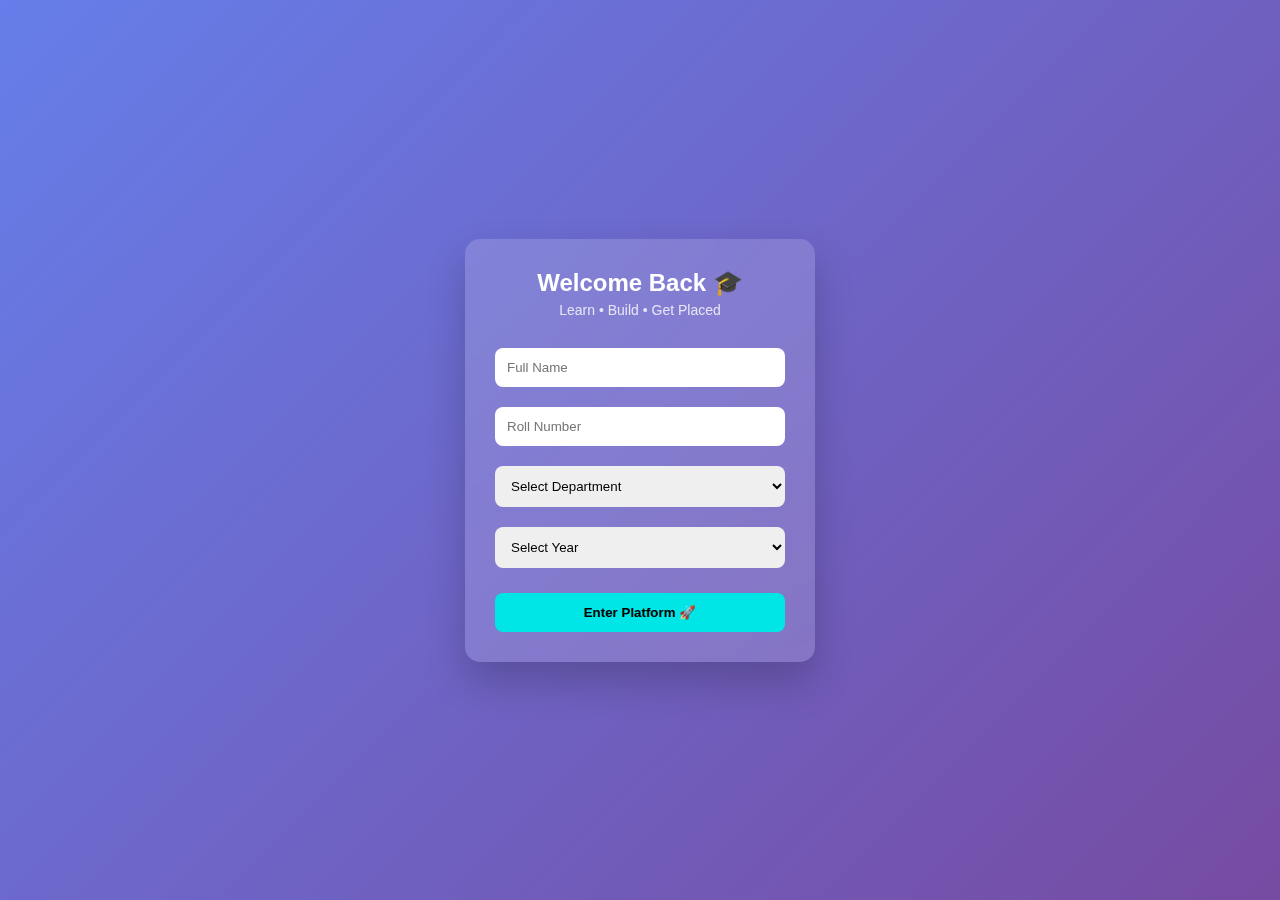
<file: index.html>
<!DOCTYPE html>
<html lang="en">

<head>
    <title>College Learning Portal</title>
    <link rel="stylesheet" href="login.css">
</head>

<body>

    <div class="container">
        <div class="login-card">
            <h2>Welcome Back 🎓</h2>
            <p>Learn • Build • Get Placed</p>

            <input type="text" id="name" placeholder="Full Name">

            <input type="text" id="roll" placeholder="Roll Number">

            <select id="dept">
                <option>Select Department</option>
                <option>CSE</option>
                <option>IT</option>
                <option>AIDS</option>
                <option>AIML</option>
                <option>Cyber Security</option>
                <option>ECE</option>
                <option>EEE</option>
            </select>

            <select id="year">
                <option>Select Year</option>
                <option value="1">1st Year</option>
                <option value="2">2nd Year</option>
                <option value="3">3rd Year</option>
                <option value="4">4th Year</option>
            </select>

            <button onclick="login()">Enter Platform 🚀</button>
        </div>
    </div>

    <script src="login.js"></script>
</body>

</html>
</file>
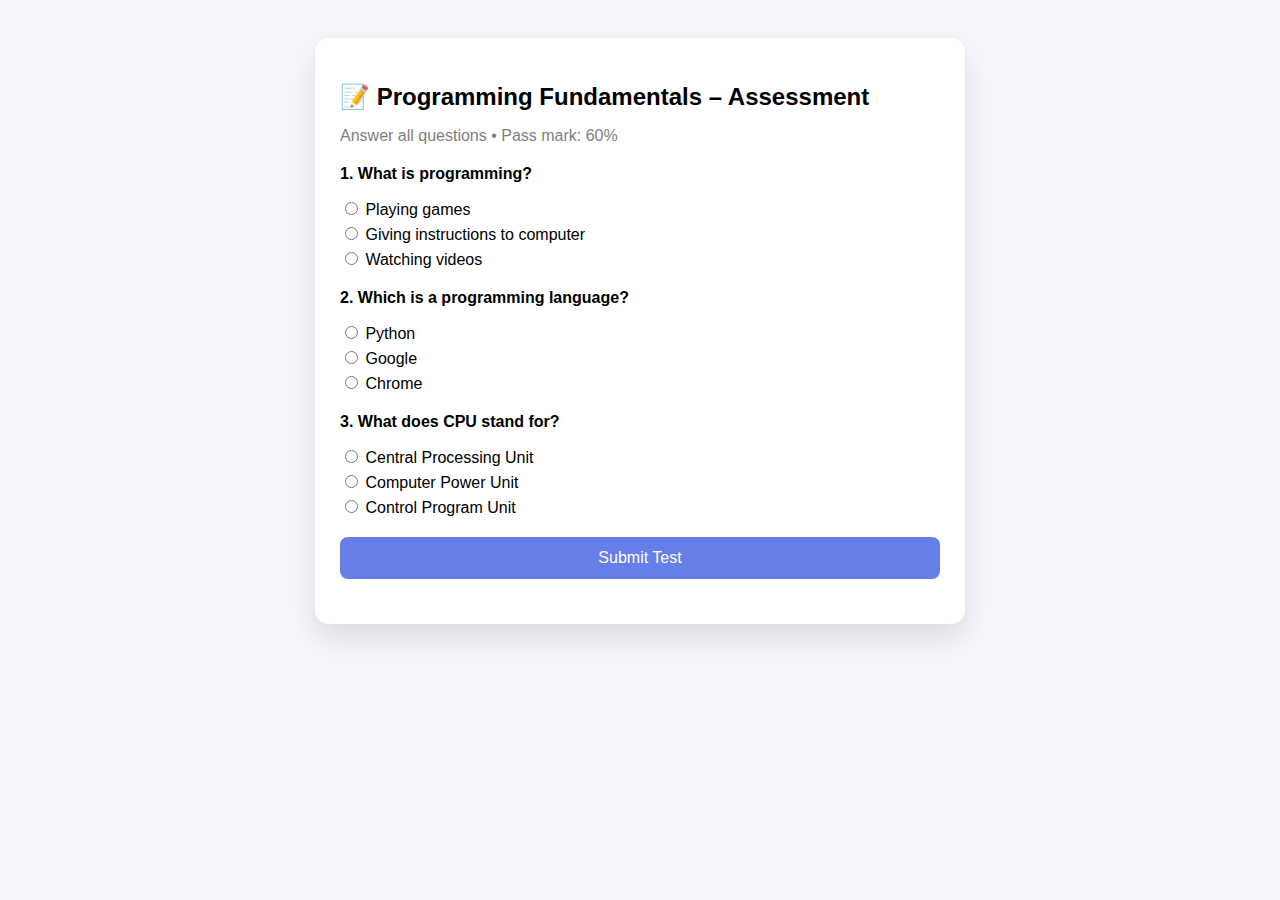
<file: assessment.html>
<!DOCTYPE html>
<html lang="en">

<head>
    <title>Assessment</title>
    <link rel="stylesheet" href="assessment.css">
</head>

<body>

    <div class="exam-box">
        <h2>📝 Programming Fundamentals – Assessment</h2>
        <p class="info">Answer all questions • Pass mark: 60%</p>

        <!-- QUESTION 1 -->
        <div class="question">
            <p>1. What is programming?</p>
            <label><input type="radio" name="q1" value="0"> Playing games</label>
            <label><input type="radio" name="q1" value="1"> Giving instructions to computer</label>
            <label><input type="radio" name="q1" value="0"> Watching videos</label>
        </div>

        <!-- QUESTION 2 -->
        <div class="question">
            <p>2. Which is a programming language?</p>
            <label><input type="radio" name="q2" value="1"> Python</label>
            <label><input type="radio" name="q2" value="0"> Google</label>
            <label><input type="radio" name="q2" value="0"> Chrome</label>
        </div>

        <!-- QUESTION 3 -->
        <div class="question">
            <p>3. What does CPU stand for?</p>
            <label><input type="radio" name="q3" value="1"> Central Processing Unit</label>
            <label><input type="radio" name="q3" value="0"> Computer Power Unit</label>
            <label><input type="radio" name="q3" value="0"> Control Program Unit</label>
        </div>

        <button onclick="submitTest()">Submit Test</button>

        <div id="result"></div>
    </div>

    <script src="assessment.js"></script>
</body>

</html>
</file>
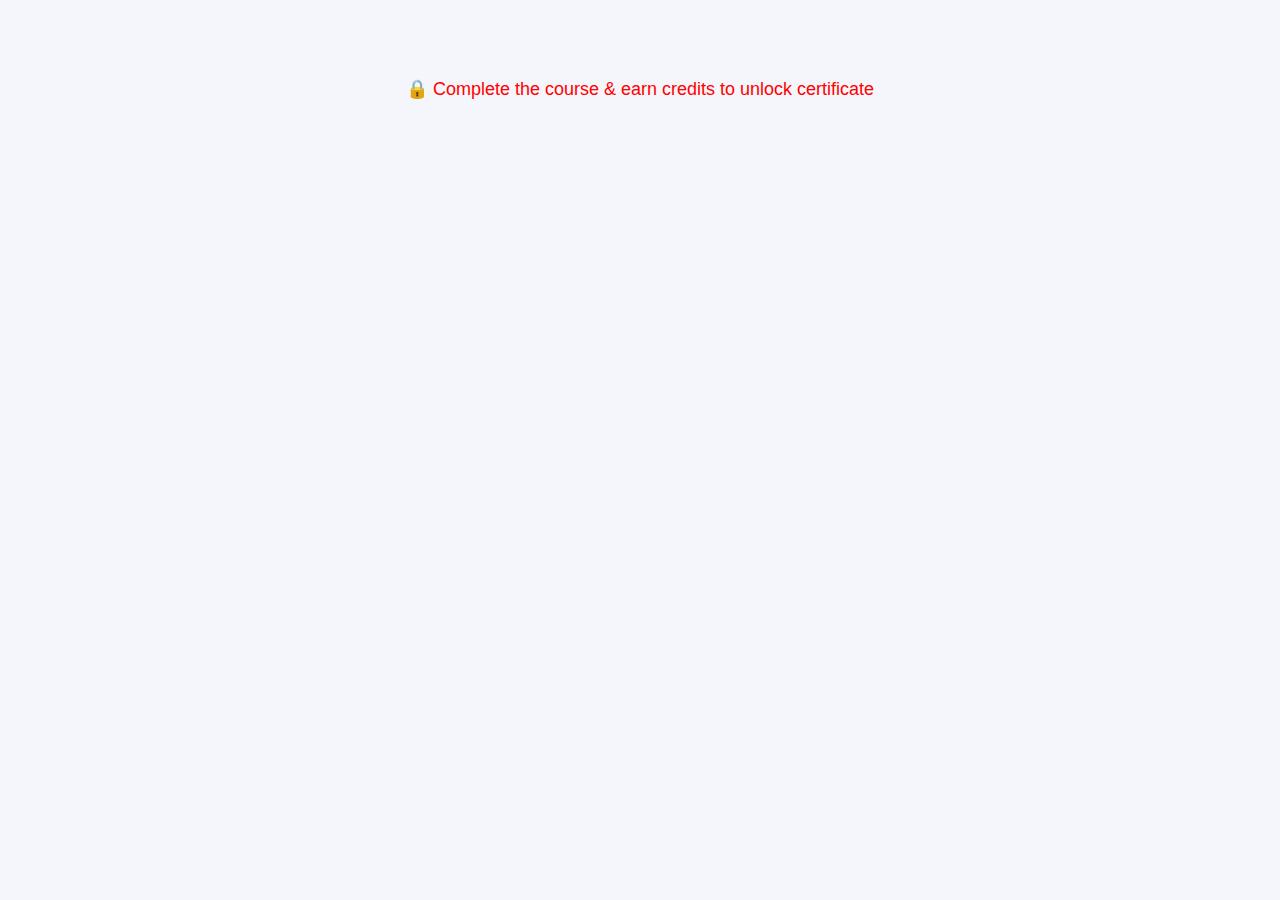
<file: certificates.html>
<!DOCTYPE html>
<html lang="en">

<head>
    <title>Course Certificate</title>
    <link rel="stylesheet" href="certficates.css">
</head>

<body>

    <div class="cert-wrapper" id="certBox">

        <h1>Certificate of Completion</h1>
        <p class="sub">This is proudly presented to</p>

        <h2 id="studentName">Student Name</h2>

        <p class="text">
            for successfully completing the course
        </p>

        <h3>Programming Fundamentals</h3>

        <p class="text">
            as part of the structured academic learning program
        </p>

        <div class="details">
            <p><b>Department:</b> <span id="dept"></span></p>
            <p><b>Credits Earned:</b> <span id="credits"></span></p>
        </div>

        <div class="footer">
            <p>Authorized by</p>
            <p class="sign">Coimbatore Institute of Engineering and Technology</p>
        </div>

    </div>

    <div class="lock" id="lockMsg"></div>

    <script src="certficates.js"></script>
</body>

</html>
</file>
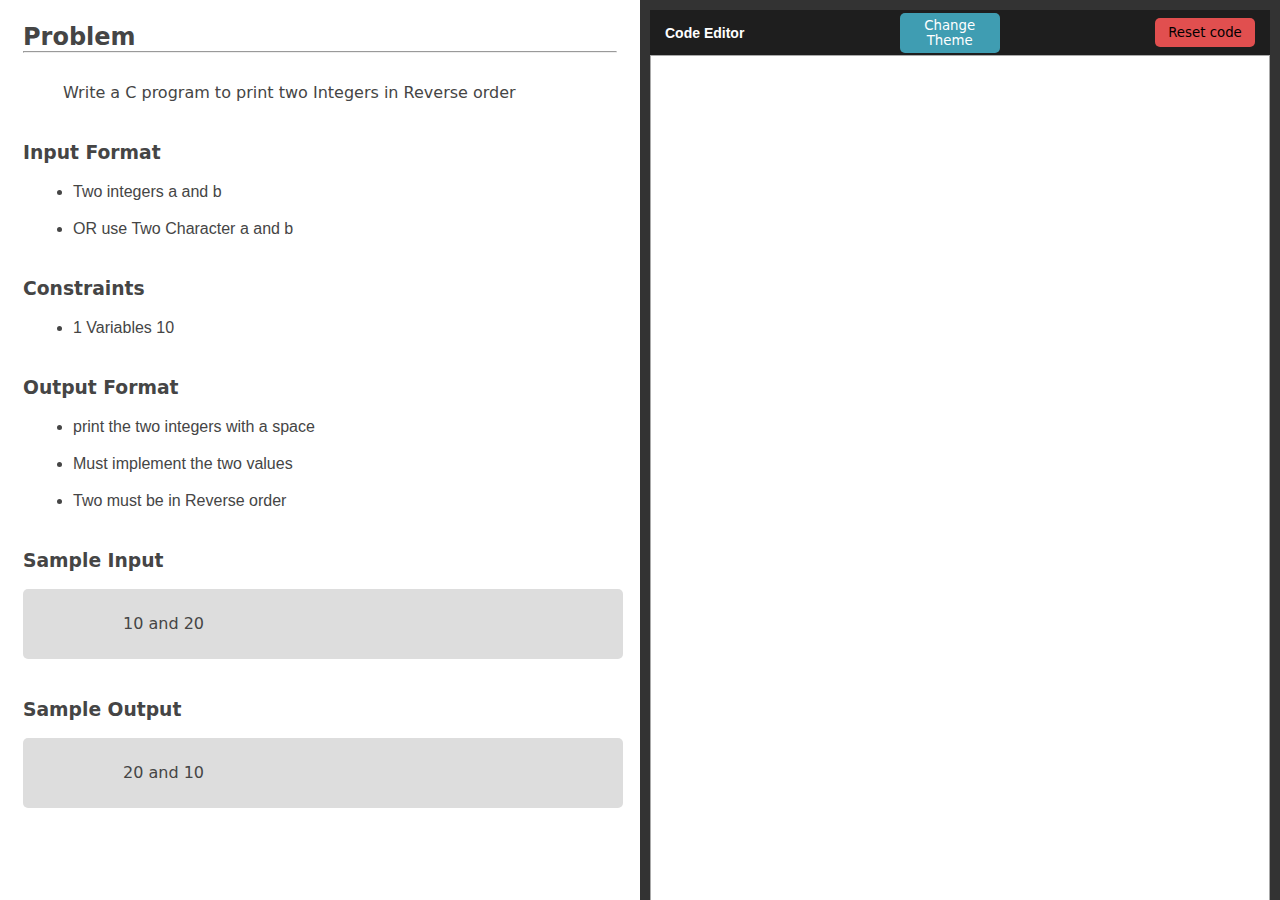
<file: codeC1.html>
<!DOCTYPE html>
<!DOCTYPE html>
<html lang="en">

<head>
    <meta charset="UTF-8">
    <meta name="viewport" content="width=device-width, initial-scale=1.0">
    <link href="codeeditor.css" rel="stylesheet">
    <title>Document</title>
</head>

<body>
    <div class="container">
        <div class="codequestion">

            <h2 class="problem">
                Problem</h2>
            <hr>
            <p class="PS">
                Write a C program to print two Integers in Reverse order
            </p>
            <h3>Input Format</h3>
            <ul class="I">
                <li>Two integers a and b</li><br>
                <li>OR use Two Character a and b</li>
            </ul>
            <h3>Constraints</h3>
            <ul class="K">
                <li>1 <i class="fa-solid fa-less-than"></i> Variables <i class="fa-solid fa-greater-than"></i> 10 </li>

            </ul>

            <h3>Output Format</h3>
            <ul class="J">
                <li> print the two integers with a space</li><br>
                <li>Must implement the two values</li><br>
                <li>Two must be in Reverse order</li>
            </ul>
            <h3>Sample Input</h3><br>
            <p class="O">10 and 20 </p>
            <h3>Sample Output</h3><br>

            <p class="M">20 and 10</p>

        </div>

        <div class="codearea">
            <div class="right">
                <h4 class="title">Code Editor</h4>
                <button id="ThemeBtn" onclick="toggletheme()">Change Theme</button>
                <button id="Reset" onclick="resercode()">Reset code</button>

            </div>
            <textarea id="coding" onkeyup="run()"></textarea>
            <div class="bottom">
                <button id="runcode" onclick="runcode()">Run Code</button>
                <button id="submit" onclick="submitcode()">Submit Code</button>
            </div>
            <iframe id="Output"></iframe>
        </div>
    </div>
    <script>
        function run() {
            let Cprogram = document.getElementById("coding").value;
            let output = document.getElementById("Output");

            output.contentDocument.body.innerC = Cprogram;
        }
    </script>

</body>

</html>
</file>
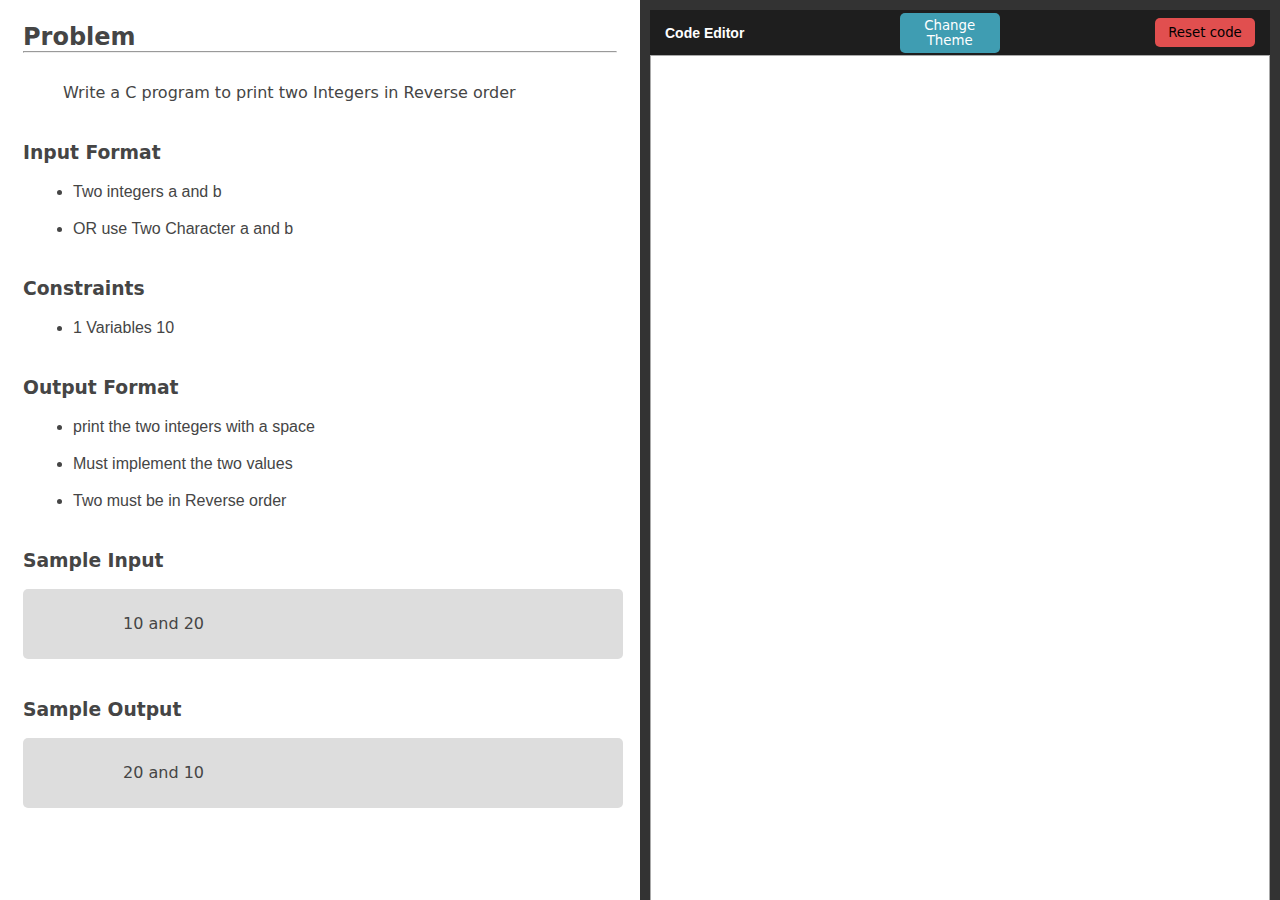
<file: codeC2.html>
<!DOCTYPE html>
<!DOCTYPE html>
<html lang="en">

<head>
    <meta charset="UTF-8">
    <meta name="viewport" content="width=device-width, initial-scale=1.0">
    <link href="codeeditor.css" rel="stylesheet">
    <title>Document</title>
</head>

<body>

    <body>
        <div class="container">
            <div class="codequestion">

                <h2 class="problem">
                    Problem</h2>
                <hr>
                <p class="PS">
                    Write a C program to print two Integers in Reverse order
                </p>
                <h3>Input Format</h3>
                <ul class="I">
                    <li>Two integers a and b</li><br>
                    <li>OR use Two Character a and b</li>
                </ul>
                <h3>Constraints</h3>
                <ul class="K">
                    <li>1 <i class="fa-solid fa-less-than"></i> Variables <i class="fa-solid fa-greater-than"></i> 10 </li>

                </ul>

                <h3>Output Format</h3>
                <ul class="J">
                    <li> print the two integers with a space</li><br>
                    <li>Must implement the two values</li><br>
                    <li>Two must be in Reverse order</li>
                </ul>
                <h3>Sample Input</h3><br>
                <p class="O">10 and 20 </p>
                <h3>Sample Output</h3><br>

                <p class="M">20 and 10</p>

            </div>

            <div class="codearea">
                <div class="right">
                    <h4 class="title">Code Editor</h4>
                    <button id="ThemeBtn" onclick="toggletheme()">Change Theme</button>
                    <button id="Reset" onclick="resercode()">Reset code</button>

                </div>
                <textarea id="coding" onkeyup="run()"></textarea>
                <div class="bottom">
                    <button id="runcode" onclick="runcode()">Run Code</button>
                    <button id="submit" onclick="submitcode()">Submit Code</button>
                </div>
                <iframe id="Output"></iframe>
            </div>
        </div>
        <script>
            function run() {
                let Cprogram = document.getElementById("coding").value;
                let output = document.getElementById("Output");

                output.contentDocument.body.innerC = Cprogram;
            }
        </script>
    </body>

</html>
</body>

</html>
</file>
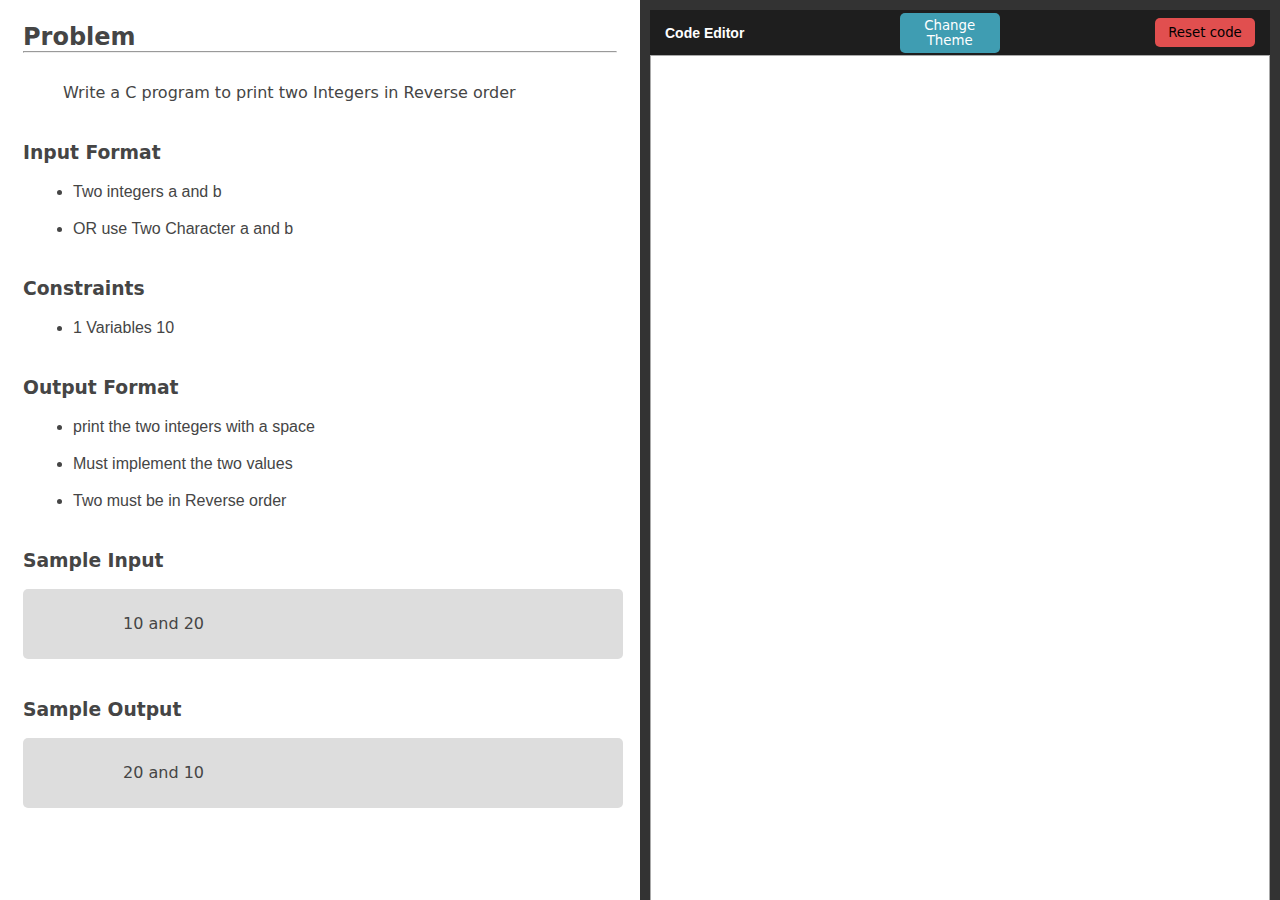
<file: codepython1.html>
<!DOCTYPE html>
<!DOCTYPE html>
<html lang="en">

<head>
    <meta charset="UTF-8">
    <meta name="viewport" content="width=device-width, initial-scale=1.0">
    <link href="codeeditor.css" rel="stylesheet">
    <title>Document</title>
</head>

<body>
    <div class="container">
        <div class="codequestion">

            <h2 class="problem">
                Problem</h2>
            <hr>
            <p class="PS">
                Write a C program to print two Integers in Reverse order
            </p>
            <h3>Input Format</h3>
            <ul class="I">
                <li>Two integers a and b</li><br>
                <li>OR use Two Character a and b</li>
            </ul>
            <h3>Constraints</h3>
            <ul class="K">
                <li>1 <i class="fa-solid fa-less-than"></i> Variables <i class="fa-solid fa-greater-than"></i> 10 </li>

            </ul>

            <h3>Output Format</h3>
            <ul class="J">
                <li> print the two integers with a space</li><br>
                <li>Must implement the two values</li><br>
                <li>Two must be in Reverse order</li>
            </ul>
            <h3>Sample Input</h3><br>
            <p class="O">10 and 20 </p>
            <h3>Sample Output</h3><br>

            <p class="M">20 and 10</p>

        </div>

        <div class="codearea">
            <div class="right">
                <h4 class="title">Code Editor</h4>
                <button id="ThemeBtn" onclick="toggletheme()">Change Theme</button>
                <button id="Reset" onclick="resercode()">Reset code</button>

            </div>
            <textarea id="coding" onkeyup="run()"></textarea>
            <div class="bottom">
                <button id="runcode" onclick="runcode()">Run Code</button>
                <button id="submit" onclick="submitcode()">Submit Code</button>
            </div>
            <iframe id="Output"></iframe>
        </div>
    </div>
    <script>
        function run() {
            let Cprogram = document.getElementById("coding").value;
            let output = document.getElementById("Output");

            output.contentDocument.body.innerC = Cprogram;
        }
    </script>
</body>

</html>
</file>
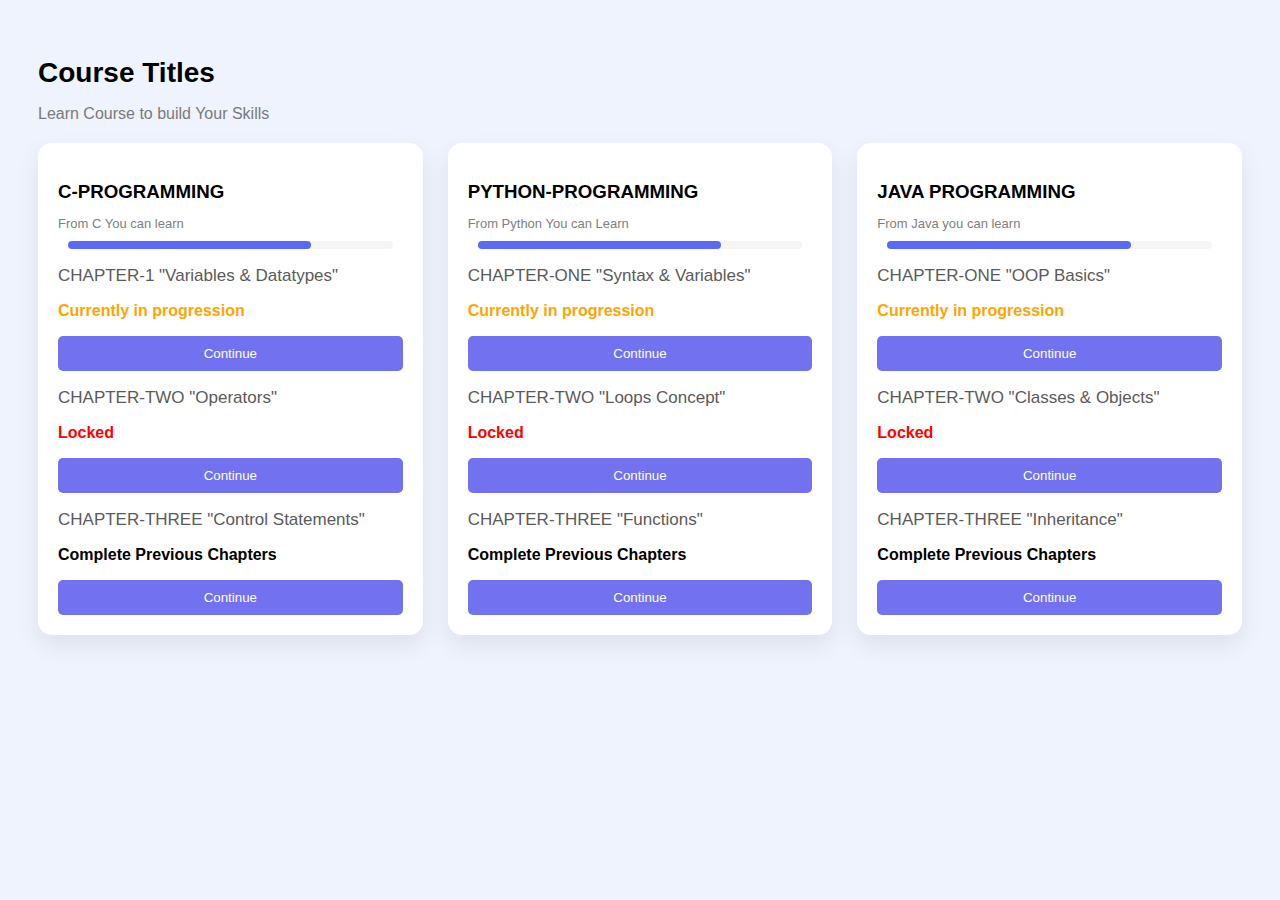
<file: coursedetail.html>
<!DOCTYPE html>
<html lang="en">

<head>
    <title></title>
    <meta charset="UTF-8">
    <meta name="viewport" content="width=device-width, initial-scale=1">
    <link rel="stylesheet " href="Course.css ">
</head>

<body>

    <h1 id="courseTitle ">Course Titles</h1>
    <p class="courseDesc ">Learn Course to build Your Skills</p>

    <div class="COURSE">
        <!--COURSE C-->
        <div class="Course1">
            <h3>C-PROGRAMMING</h3>
            <p class="meta1">From C You can learn</p>
            <div class="progress">
                <div id="bar" class="bar" style="width: 75%"></div>
            </div>
            <p class="N">CHAPTER-1 "Variables & Datatypes"</P>
            <b><p class="statusinprogress">Currently in progression</p></b>
            <button id="Continuebtn" onclick="open1()">Continue</button>
            <P class="M">CHAPTER-TWO "Operators"</P>
            <b><p class="statuscurrentlylocked">Locked</p></b>
            <button id="Continuebtn" onclick="open2()">Continue</button>
            <p class="K">CHAPTER-THREE "Control Statements"</p>
            <b><p class="statuslocked">Complete Previous Chapters</p></b>
            <button id="Continuebtn" onclick="open3()">Continue</button>
            <script>
                function open1() {
                    const bar = document.getElementById("bar");
                    let progress = parseInt(bar.style.width);

                    const button = document.getElementById("Continuebtn");
                    if (progress == 100) {
                        button.innerText = "Completed"
                        button.disabled = true;
                    } else if (progress >= 10) {
                        window.location.href = "Chapter1.html";
                    } else {
                        alert("You need to complete at least 10% of the progression")
                    }

                }

                function open2() {
                    const bar = document.getElementById("bar");
                    let progress = parseInt(bar.style.width);

                    const button = document.getElementById("Continuebtn");
                    if (progress == 100) {
                        button.innerText = "Completed"
                        button.disabled = true;
                    } else if (progress >= 50) {
                        window.location.href = "Chapter2.html";
                    } else {
                        alert("You need to complete at least 50% of the progression")
                    }

                }

                function open3() {
                    const bar = document.getElementById("bar");
                    let progress = parseInt(bar.style.width);

                    const button = document.getElementById("Continuebtn");
                    if (progress == 100) {
                        button.innerText = "Completed"
                        button.disabled = true;
                    } else if (progress >= 80) {
                        window.location.href = "Chapter3.html";
                    } else {
                        alert("You need to complete at least 80% of the progression")
                    }

                }
            </script>
        </div>
        <!--COURSE PYTHON-->
        <div class="Course2">
            <h3>PYTHON-PROGRAMMING</h3>
            <P class="meta2">From Python You can Learn</P>
            <div class="listpython">
                <div id="bar" class="bar" style="width: 75%"></div>
            </div>
            <p class="N">CHAPTER-ONE "Syntax & Variables"</p>
            <b> <p class="statusinprogress">Currently in progression</p></b>
            <button onclick="openP1()">Continue</button>
            <p class="M">CHAPTER-TWO "Loops Concept"</p>
            <b><p class="statuscurrentlylocked">Locked</p></b>
            <button onclick="openP2()">Continue</button>
            <p class="K">CHAPTER-THREE "Functions"</p>
            <b> <p class="statuslocked">Complete Previous Chapters</p></b>
            <button onclick="openP3()">Continue</button>
            <script>
                function openP1() {
                    const bar = document.getElementById("bar");
                    let listpython = parseInt(bar.style.width);

                    const button = document.getElementById("Continuebtn");
                    if (listpython == 100) {
                        button.innerText = "Completed"
                        button.disabled = true;
                    } else if (listpython >= 10) {
                        window.location.href = "Chapterp1.html";
                    } else {
                        alert("You need to complete at least 10% of the progression")
                    }

                }

                function openP2() {
                    const bar = document.getElementById("bar");
                    let listpython = parseInt(bar.style.width);

                    const button = document.getElementById("Continuebtn");
                    if (listpython == 100) {
                        button.innerText = "Completed"
                        button.disabled = true;
                    } else if (listpython >= 50) {
                        window.location.href = "Chapterp2.html";
                    } else {
                        alert("You need to complete at least 50% of the progression")
                    }

                }

                function openP3() {
                    const bar = document.getElementById("bar");
                    let listpython = parseInt(bar.style.width);

                    const button = document.getElementById("Continuebtn");
                    if (listpython == 100) {
                        button.innerText = "Completed"
                        button.disabled = true;
                    } else if (listpython >= 80) {
                        window.location.href = "Chapterp3.html";
                    } else {
                        alert("You need to complete at least 80% of the progression")
                    }

                }
            </script>
        </div>
        <!--COURSE JAVA-->
        <div class="Course3">
            <h3>JAVA PROGRAMMING</h3>
            <p class="meta3">From Java you can learn</p>
            <div class="listjava">
                <div id="bar" class="bar" style="width: 75%"></div>
            </div>
            <p class="N">CHAPTER-ONE "OOP Basics"</p>
            <b> <p class="statusinprogress">Currently in progression</p></b>
            <button onclick="openJ1()">Continue</button>
            <p class="M">CHAPTER-TWO "Classes & Objects"</p>
            <b> <p class="statuscurrentlylocked">Locked</p></b>
            <button onclick="openJ2()">Continue</button>
            <P class="K">CHAPTER-THREE "Inheritance"</P>
            <b> <p class="statuslocked">Complete Previous Chapters</p></b>
            <button onclick="openJ3()">Continue</button>
            <script>
                function openJ1() {
                    const bar = document.getElementById("bar");
                    let listjava = parseInt(bar.style.width);

                    const button = document.getElementById("Continuebtn");
                    if (listjava == 100) {
                        button.innerText = "Completed"
                        button.disabled = true;
                    } else if (listjava >= 10) {
                        window.location.href = "Chapterj1.html";
                    } else {
                        alert("You need to complete at least 10% of the progression")
                    }

                }

                function openJ2() {
                    const bar = document.getElementById("bar");
                    let listjava = parseInt(bar.style.width);

                    const button = document.getElementById("Continuebtn");
                    if (listjava == 100) {
                        button.innerText = "Completed"
                        button.disabled = true;
                    } else if (listjava >= 50) {
                        window.location.href = "Chapterj2.html";
                    } else {
                        alert("You need to complete at least 50% of the progression")
                    }

                }

                function openJ3() {
                    const bar = document.getElementById("bar");
                    let listjava = parseInt(bar.style.width);

                    const button = document.getElementById("Continuebtn");
                    if (listjava == 100) {
                        button.innerText = "Completed"
                        button.disabled = true;
                    } else if (listjava >= 80) {
                        window.location.href = "Chapterj3.html";
                    } else {
                        alert("You need to complete at least 80% of the progression")
                    }

                }
            </script>
        </div>
    </div>

</body>


</html>
</file>
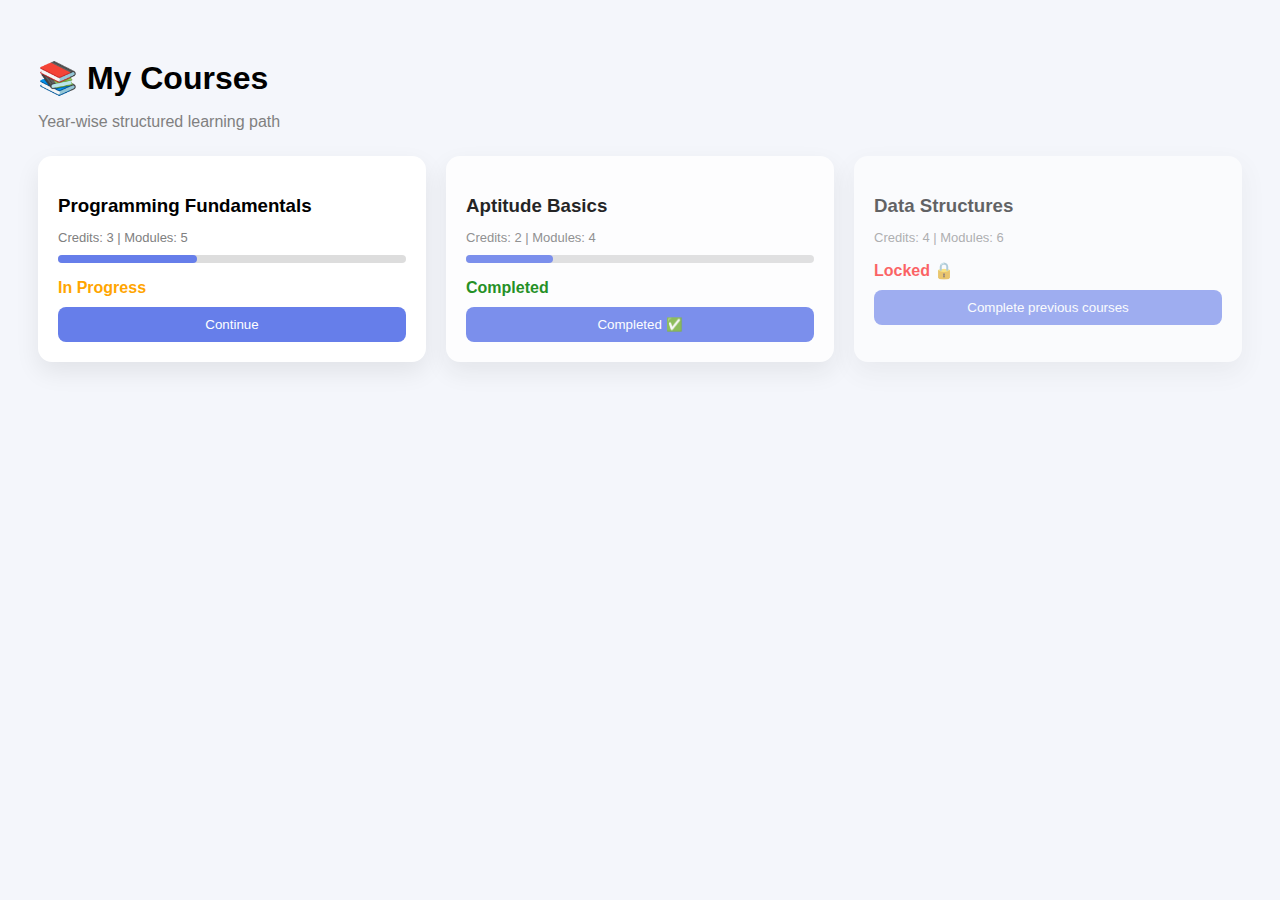
<file: courses.html>
<!DOCTYPE html>
<html lang="en">

<head>
    <title>My Courses</title>
    <link rel="stylesheet" href="courses.css">
</head>

<body>

    <h1>📚 My Courses</h1>
    <p class="subtitle">Year-wise structured learning path</p>

    <div class="course-grid">

        <!-- COURSE 1 -->
        <div class="course-card">
            <h3>Programming Fundamentals</h3>

            <p class="meta">Credits: 3 | Modules: 5</p>

            <div class="progress">
                <div class="bar" style="width:40%"></div>
            </div>
            <p class="status pending">In Progress</p>


            <button onclick="openCourse()">Continue</button>
            <script>
                function opensource() {
                    let progress = 40;
                    if (progress > 30) {
                        window.location.href = "coursedetail.html";
                    } else {
                        alert("Complete the Previous Chapters to unlock this")
                    }
                }
            </script>

        </div>

        <!-- COURSE 2 -->
        <div class="course-card completed">
            <h3>Aptitude Basics</h3>
            <p class="meta">Credits: 2 | Modules: 4</p>

            <div class="progress">
                <div class="bar" style="width:25%"></div>
            </div>
            <p class="status done">Completed</p>

            <button disabled="openCourse()">Completed ✅</button>
            <script>
                function openCourse() {
                    let progress = 25;
                    if (progress > 30) {
                        window.location.href = "coursedetail.html";
                    } else {
                        alert("Complete the Previous Chapters to unlock this")
                    }
                }
            </script>
        </div>

        <!-- COURSE 3 -->
        <div class="course-card locked">
            <h3>Data Structures</h3>
            <p class="meta">Credits: 4 | Modules: 6</p>

            <p class="status lock">Locked 🔒</p>

            <button onclick="openCourse()">Complete previous courses</button>
        </div>


    </div>


    <script src="courses.js"></script>
</body>

</html>
</file>
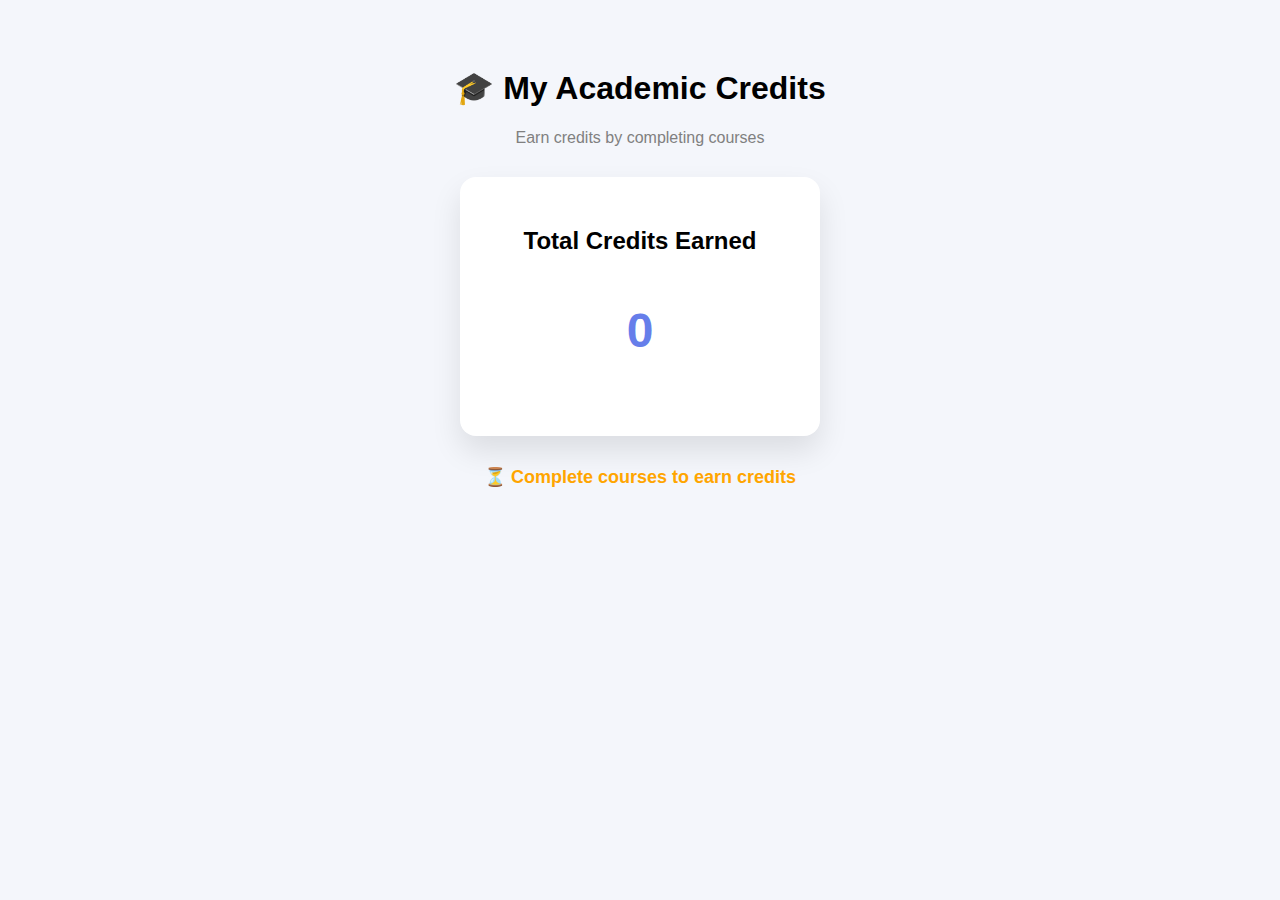
<file: credits.html>
<!DOCTYPE html>
<html>

<head>
    <title>My Credits</title>
    <link rel="stylesheet" href="credits.css">
</head>

<body>

    <h1>🎓 My Academic Credits</h1>
    <p class="subtitle">Earn credits by completing courses</p>

    <div class="credit-box">
        <h2>Total Credits Earned</h2>
        <p id="creditCount">0</p>
    </div>

    <div class="status-box" id="statusBox"></div>

    <script src="credits.js"></script>
</body>

</html>
</file>
<file: login.css>
* {
    margin: 0;
    padding: 0;
    box-sizing: border-box;
    font-family: "Segoe UI", sans-serif;
}

body {
    height: 100vh;
    background: linear-gradient(135deg, #667eea, #764ba2);
    display: flex;
    justify-content: center;
    align-items: center;
}

.login-card {
    width: 350px;
    padding: 30px;
    background: rgba(255, 255, 255, 0.15);
    backdrop-filter: blur(10px);
    border-radius: 15px;
    color: white;
    text-align: center;
    box-shadow: 0 20px 40px rgba(0, 0, 0, 0.2);
}

.login-card h2 {
    margin-bottom: 5px;
}

.login-card p {
    font-size: 14px;
    margin-bottom: 20px;
    opacity: 0.8;
}

input,
select {
    width: 100%;
    padding: 12px;
    margin: 10px 0;
    border: none;
    border-radius: 8px;
    outline: none;
}

button {
    width: 100%;
    padding: 12px;
    margin-top: 15px;
    border: none;
    border-radius: 8px;
    background: #00e6e6;
    font-weight: bold;
    cursor: pointer;
}
</file>
<file: assessment.css>
body {
    font-family: "Segoe UI", sans-serif;
    background: #f4f6fb;
    padding: 30px;
}

.exam-box {
    background: white;
    max-width: 600px;
    margin: auto;
    padding: 25px;
    border-radius: 14px;
    box-shadow: 0 15px 30px rgba(0, 0, 0, 0.1);
}

h2 {
    margin-bottom: 5px;
}

.info {
    color: gray;
    margin-bottom: 20px;
}

.question {
    margin-bottom: 20px;
}

.question p {
    font-weight: bold;
}

label {
    display: block;
    margin: 5px 0;
}

button {
    width: 100%;
    padding: 12px;
    background: #667eea;
    border: none;
    border-radius: 8px;
    color: white;
    font-size: 16px;
    cursor: pointer;
}

#result {
    margin-top: 20px;
    font-size: 18px;
    font-weight: bold;
}
</file>
<file: certficates.css>
body {
    background: #f4f6fb;
    font-family: "Segoe UI", sans-serif;
    padding: 40px;
}

.cert-wrapper {
    max-width: 700px;
    margin: auto;
    background: white;
    padding: 40px;
    border: 6px solid #667eea;
    border-radius: 16px;
    text-align: center;
}

h1 {
    color: #667eea;
    margin-bottom: 10px;
}

.sub {
    font-style: italic;
    margin-bottom: 20px;
}

h2 {
    margin: 15px 0;
    font-size: 32px;
}

h3 {
    margin: 10px 0;
    color: #333;
}

.text {
    margin: 10px 0;
}

.details {
    display: flex;
    justify-content: space-around;
    margin-top: 30px;
}

.footer {
    margin-top: 40px;
}

.sign {
    font-weight: bold;
    margin-top: 5px;
}

.lock {
    text-align: center;
    font-size: 18px;
    margin-top: 30px;
    color: red;
}
</file>
<file: codeeditor.css>
* {
    margin: 0;
    padding: 0;
    font-family: 'poppins', sans-serif;
    box-sizing: border-box;
}

body {
    height: 100%;
    width: 100%;
    background: #454545;
    color: #fff;
    border: #454545;
    font-family: system-ui, -apple-system, BlinkMacSystemFont, 'Segoe UI', Roboto, Oxygen, Ubuntu, Cantarell, 'Open Sans', 'Helvetica Neue', sans-serif;
}

.container::-webkit-scrollbar {
    width: 6px;
    display: flex;
}

.container::-webkit-scrollbar-thumb {
    background: #c1c1c1;
    border-radius: 5px;
    display: flex;
}

.container {
    width: 100%;
    height: 100vh;
    display: flex;
    border: #454545;
    border-radius: 20%;
}

.codequestion {
    width: 50%;
    padding: 20px;
    background: #ffffff;
    border-right: 1px solid #ddd;
    overflow-y: auto;
    flex-basis: 50%;
    height: 100vh;
    border: solid;
    overflow-y: scroll;
    overflow-x: scroll;
}

.codequestion::-webkit-scrollbar-thumb {
    width: 6px;
}

h1 {
    color: #454545;
}

h2 {
    color: #454545;
    font-family: system-ui, -apple-system, BlinkMacSystemFont, 'Segoe UI', Roboto, Oxygen, Ubuntu, Cantarell, 'Open Sans', 'Helvetica Neue', sans-serif;
}

.PS {
    padding-top: 30px;
    padding-left: 40px;
    color: #454545;
    font-family: system-ui, -apple-system, BlinkMacSystemFont, 'Segoe UI', Roboto, Oxygen, Ubuntu, Cantarell, 'Open Sans', 'Helvetica Neue', sans-serif;
}

h3 {
    padding-top: 40px;
    color: #454545;
    font-family: system-ui, -apple-system, BlinkMacSystemFont, 'Segoe UI', Roboto, Oxygen, Ubuntu, Cantarell, 'Open Sans', 'Helvetica Neue', sans-serif;
}

.I {
    color: #454545;
    padding-left: 50px;
    padding-top: 20px;
    font-family: system-ui, -apple-system, BlinkMacSystemFont, 'Segoe UI', Roboto, Oxygen, Ubuntu, Cantarell, 'Open Sans', 'Helvetica Neue', sans-serif;
}

h5 {
    padding-top: 40px;
    color: #454545;
}

.J {
    color: #454545;
    padding-left: 50px;
    padding-top: 20px;
    font-family: system-ui, -apple-system, BlinkMacSystemFont, 'Segoe UI', Roboto, Oxygen, Ubuntu, Cantarell, 'Open Sans', 'Helvetica Neue', sans-serif;
}

.i {
    color: #454545;
}

.K {
    color: #454545;
    padding-left: 50px;
    padding-top: 20px;
    font-family: system-ui, -apple-system, BlinkMacSystemFont, 'Segoe UI', Roboto, Oxygen, Ubuntu, Cantarell, 'Open Sans', 'Helvetica Neue', sans-serif;
}

h6 {
    color: #454545;
}

.O {
    color: #454545;
    padding-left: 50px;
    padding-top: 25px;
    background-color: #ddd;
    height: 70px;
    width: 600px;
    border-radius: 5px;
    padding-inline: 100px;
    font-family: system-ui, -apple-system, BlinkMacSystemFont, 'Segoe UI', Roboto, Oxygen, Ubuntu, Cantarell, 'Open Sans', 'Helvetica Neue', sans-serif;
}

.M {
    color: #454545;
    padding-left: 50px;
    padding-top: 25px;
    background-color: #ddd;
    height: 70px;
    width: 600px;
    border-radius: 5px;
    padding-inline: 100px;
    font-family: system-ui, -apple-system, BlinkMacSystemFont, 'Segoe UI', Roboto, Oxygen, Ubuntu, Cantarell, 'Open Sans', 'Helvetica Neue', sans-serif;
}

.right {
    height: 45px;
    background: #1e1e1e;
    color: white;
    display: flex;
    justify-content: space-between;
    align-items: center;
    padding: 0 15px;
    font-size: 14px;
}

.topbar .title {
    font-weight: 600;
}

.topbar button {
    background: #333;
    color: white;
    border: 1px solid #555;
    padding: 5px 10px;
    cursor: pointer;
    margin-right: 10px;
}

.codearea {
    width: 50%;
    padding: 10px;
    background: #333;
    flex: 1;
    overflow-y: scroll;
}

#coding {
    width: 100%;
    height: 100%;
    resize: none;
    border: 1px solid #aaa;
    outline: none;
    padding: 12px;
    line-height: 1.5;
    box-sizing: border-box;
    overflow: auto;
}

#Reset {
    width: 100px;
    padding: 7px;
    height: auto;
    padding-inline: 5px;
    border: none;
    border-radius: 5px;
    background: #e14f4f;
    font-weight: 500;
    cursor: pointer;
    font-family: system-ui, -apple-system, BlinkMacSystemFont, 'Segoe UI', Roboto, Oxygen, Ubuntu, Cantarell, 'Open Sans', 'Helvetica Neue', sans-serif;
}

#ThemeBtn {
    width: 100px;
    padding-top: 4px;
    padding: 5px;
    height: auto;
    padding-inline: 5px;
    border: none;
    border-radius: 5px;
    background: #49c1ddc7;
    font-weight: 300;
    cursor: pointer;
    color: white;
    font-family: system-ui, -apple-system, BlinkMacSystemFont, 'Segoe UI', Roboto, Oxygen, Ubuntu, Cantarell, 'Open Sans', 'Helvetica Neue', sans-serif;
}

iframe {
    width: 100%;
    height: 100vh;
    background: white;
    border: 0;
    outline: 0;
}

.bottom {
    height: 45px;
    background: #1e1e1e;
    color: white;
    display: flex;
    justify-content: space-between;
    align-items: center;
    padding: 50px 15px;
    font-size: 14px;
}

#runcode {
    width: 100px;
    padding: 7px;
    height: auto;
    padding-inline: 5px;
    border: none;
    border-radius: 5px;
    background: #f69c30;
    font-weight: 500;
    cursor: pointer;
    font-family: system-ui, -apple-system, BlinkMacSystemFont, 'Segoe UI', Roboto, Oxygen, Ubuntu, Cantarell, 'Open Sans', 'Helvetica Neue', sans-serif;
}

#submit {
    width: 100px;
    padding: 7px;
    height: auto;
    padding-inline: 5px;
    border: none;
    border-radius: 5px;
    background: #89f630;
    font-weight: 500;
    cursor: pointer;
    font-family: system-ui, -apple-system, BlinkMacSystemFont, 'Segoe UI', Roboto, Oxygen, Ubuntu, Cantarell, 'Open Sans', 'Helvetica Neue', sans-serif;
}
</file>
<file: Course.css>
* {
    box-sizing: border-box;
    font-family: Arial, sans-serif;
}

body {
    background-color: rgb(239, 243, 253);
    padding: 30px;
}

h1 {
    font-size: 28px;
    margin-bottom: 5px;
}

.courseDesc {
    color: rgb(122, 122, 122);
    margin-bottom: 20px;
}

.COURSE {
    display: grid;
    grid-template-columns: repeat(auto-fit, minmax(370px, 1fr));
    gap: 25px;
}

.Course1 {
    background-color: white;
    padding: 20px;
    border-radius: 14px;
    box-shadow: 0 10px 25px rgb(0, 0, 0, 0.08);
}

h3 {
    margin-bottom: 5px;
}

.Course2 {
    background-color: white;
    padding: 20px;
    border-radius: 14px;
    box-shadow: 0 10px 25px rgb(0, 0, 0, 0.08);
}

.meta1 {
    font-size: 13px;
    color: gray;
    margin-bottom: 10px;
}

.meta2 {
    font-size: 13px;
    color: gray;
    margin-bottom: 10px;
}

.progress {
    background: whitesmoke;
    border-radius: 10px;
    height: 8px;
    margin: 10px;
}

.listpython {
    background-color: whitesmoke;
    border-radius: 10px;
    height: 8px;
    margin: 10px;
}

.bar {
    height: 100%;
    background-color: rgb(89, 105, 248);
    border-radius: 10px;
}

button {
    width: 100%;
    padding: 10px;
    padding-inline: 5px;
    padding-right: 5px;
    border: none;
    border-radius: 5px;
    background: rgb(114, 114, 240);
    color: white;
    cursor: pointer;
    font-weight: 100;
    font-family: Arial, Helvetica, sans-serif;
}

.N {
    color: rgb(91, 90, 90);
    font-size: 17px;
    margin-bottom: 10px;
}

.M {
    color: rgb(91, 90, 90);
    font-size: 17px;
    margin-bottom: 10px;
}

.K {
    color: rgb(91, 90, 90);
    font-size: 17px;
    margin-bottom: 10px;
}

.Course3 {
    background-color: white;
    padding: 20px;
    border-radius: 14px;
    box-shadow: 0 10px 25px rgb(0, 0, 0, 0.08);
}

.listjava {
    background-color: whitesmoke;
    border-radius: 10px;
    height: 8px;
    margin: 10px;
}

.meta3 {
    font-size: 13px;
    color: gray;
    margin-bottom: 10px;
}

.statusinprogress {
    color: orange;
    font-style: bold;
}

.statuscurrentlylocked {
    color: red;
}
</file>
<file: courses.css>
body {
    font-family: "Segoe UI", sans-serif;
    background: #f4f6fb;
    padding: 30px;
}

h1 {
    margin-bottom: 5px;
}

.subtitle {
    color: gray;
    margin-bottom: 25px;
}

.course-grid {
    display: grid;
    grid-template-columns: repeat(auto-fit, minmax(260px, 1fr));
    gap: 20px;
}

.course-card {
    background: white;
    padding: 20px;
    border-radius: 14px;
    box-shadow: 0 10px 25px rgba(0, 0, 0, 0.08);
}

.course-card h3 {
    margin-bottom: 8px;
}

.meta {
    font-size: 13px;
    color: gray;
    margin-bottom: 10px;
}

.progress {
    background: #ddd;
    height: 8px;
    border-radius: 10px;
    margin: 10px 0;
}

.bar {
    height: 100%;
    background: #667eea;
    border-radius: 10px;
}

.status {
    font-weight: bold;
    margin-bottom: 10px;
}

.pending {
    color: orange;
}

.done {
    color: green;
}

.lock {
    color: red;
}

button {
    width: 100%;
    padding: 10px;
    border: none;
    border-radius: 8px;
    background: #667eea;
    color: white;
    cursor: pointer;
}

.completed {
    opacity: 0.85;
}

.locked {
    opacity: 0.6;
}
</file>
<file: credits.css>
body {
    font-family: "Segoe UI", sans-serif;
    background: #f4f6fb;
    padding: 40px;
    text-align: center;
}

.subtitle {
    color: gray;
    margin-bottom: 30px;
}

.credit-box {
    background: white;
    padding: 30px;
    width: 300px;
    margin: auto;
    border-radius: 16px;
    box-shadow: 0 15px 30px rgba(0, 0, 0, 0.1);
}

.credit-box p {
    font-size: 48px;
    font-weight: bold;
    color: #667eea;
}

.status-box {
    margin-top: 30px;
    font-size: 18px;
    font-weight: bold;
}
</file>
